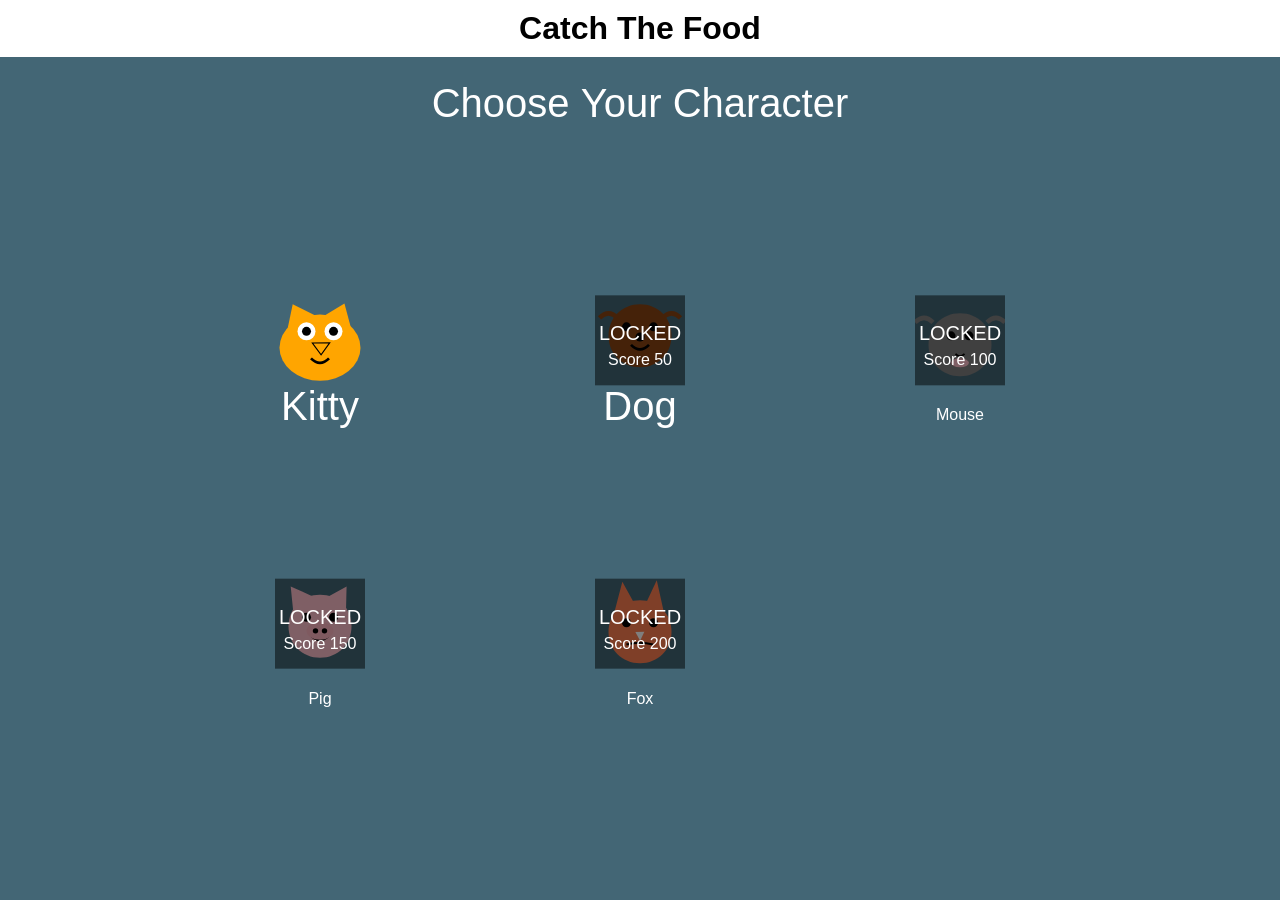
<file: index.html>
<!DOCTYPE html>
<html lang="en">
<head>
    <meta charset="UTF-8">
    <meta name="viewport" content="width=device-width, initial-scale=1.0">
    <title>Catch The Food</title>
    <style>
        body, html {
            margin: 0;
            padding: 0;
            height: 100%;
            overflow: hidden;
            font-family: Arial, Helvetica, sans-serif;
        }
        h1 {
            text-align: center;
            margin: 10px 0;
        }
        canvas {
            display: block;
            width: 100%;
            height: calc(100% - 50px); /* Adjust based on header height */
        }
        #controls {
            position: absolute;
            top: 10px;
            right: 10px;
        }
        #controls button {
            margin-left: 10px;
            padding: 5px 10px;
            font-size: 16px;
        }
    </style>
</head>
<body>
    <h1>Catch The Food</h1>
    <div id="controls" style="display: none;">
        <button id="pauseBtn">Pause</button>
        <button id="restartBtn">Restart</button>
    </div>
    <canvas id="gameCanvas"></canvas>
    <audio id="targetSound" src="target.wav"></audio>
    <audio id="splatSound" src="splat.wav"></audio>
    <script>
        // Get the canvas element
        const canvas = document.getElementById('gameCanvas');
        const ctx = canvas.getContext('2d');

        console.log('Canvas element:', canvas);
        console.log('Canvas context:', ctx);

        // Set canvas size
        function resizeCanvas() {
            canvas.width = window.innerWidth;
            canvas.height = window.innerHeight - 50; // Adjust for header
            console.log('Canvas resized:', canvas.width, 'x', canvas.height);
        }
        resizeCanvas();
        window.addEventListener('resize', resizeCanvas);

        // Load character images
        const kittyImage = new Image();
        kittyImage.src = 'kitty.svg';
        const dogImage = new Image();
        dogImage.src = 'dog.svg';
        const mouseImage = new Image();
        mouseImage.src = 'mouse.svg';
        const pigImage = new Image();
        pigImage.src = 'pig.svg';
        const foxImage = new Image();
        foxImage.src = 'fox.svg';

        let selectedCharacter = null;

        // Game state
        let gameState = {
            fallingFood: [],
            character: {
                x: canvas.width / 2 - 45, // Center horizontally
                y: canvas.height - 225,
                width: 90,
                height: 90,
                speed: 300 // pixels per second
            },
            score: 0,
            highScore: parseInt(localStorage.getItem('highScore')) || 0,
            missedFood: 0,
            isPaused: false,
            isGameOver: false,
            groundColors: [],
            targetFood: '',
            newHighScore: false,
            foodSpawnTimer: 0,
            foodSpawnInterval: 0.5, // Spawn food every 0.5 seconds
            characterSelection: true
        };

        // Initialize ground colors
        for (let i = 0; i < canvas.width; i++) {
            gameState.groundColors.push('#8B4513');
        }

        // Get control buttons
        const pauseBtn = document.getElementById('pauseBtn');
        const restartBtn = document.getElementById('restartBtn');

        // Event listeners for buttons
        pauseBtn.addEventListener('click', togglePause);
        restartBtn.addEventListener('click', restartGame);

        function togglePause() {
            gameState.isPaused = !gameState.isPaused;
            pauseBtn.textContent = gameState.isPaused ? 'Resume' : 'Pause';
        }

        function startGame(character) {
            console.log('Starting game with character:', character);
            selectedCharacter = character;
            gameState.characterSelection = false;
            document.getElementById('controls').style.display = 'block';
            restartGame(false);
            lastTime = 0; // Reset lastTime to restart the game loop properly
            console.log('Selected character after starting game:', selectedCharacter);
        }

        function restartGame(resetCharacter = true) {
            const currentHighScore = Math.max(gameState.score, gameState.highScore);
            localStorage.setItem('highScore', currentHighScore);
            
            gameState = {
                fallingFood: [],
                character: {
                    x: canvas.width / 2 - 45, // Center horizontally
                    y: canvas.height - 225,
                    width: 90,
                    height: 90,
                    speed: 300 // pixels per second
                },
                score: 0,
                highScore: currentHighScore,
                missedFood: 0,
                isPaused: false,
                isGameOver: false,
                groundColors: [],
                targetFood: foodTypes[Math.floor(Math.random() * foodTypes.length)],
                newHighScore: false,
                foodSpawnTimer: 0,
                foodSpawnInterval: 0.5, // Spawn food every 0.5 seconds
                characterSelection: resetCharacter
            };
            pauseBtn.textContent = 'Pause';
            // Reinitialize ground colors
            for (let i = 0; i < canvas.width; i++) {
                gameState.groundColors.push('#8B4513');
            }
            if (resetCharacter) {
                selectedCharacter = null;
                document.getElementById('controls').style.display = 'none';
            } else {
                document.getElementById('controls').style.display = 'block';
            }
        }

        // Function to handle character selection
        function handleCharacterSelection(x, y) {
            if (gameState.characterSelection) {
                const characterSize = 90;
                const rows = 2;
                const cols = 3;

                for (let i = 0; i < rows; i++) {
                    for (let j = 0; j < cols; j++) {
                        const index = i * cols + j;
                        if (index < characters.length) {
                            const centerX = (j + 1) * canvas.width / (cols + 1);
                            const centerY = (i + 1) * canvas.height / (rows + 1);

                            if (x > centerX - characterSize / 2 && x < centerX + characterSize / 2 &&
                                y > centerY - characterSize / 2 && y < centerY + characterSize / 2) {
                                if (gameState.highScore >= characters[index].unlockScore) {
                                    startGame(characters[index].name.toLowerCase());
                                    return;
                                } else {
                                    console.log(`Character ${characters[index].name} is locked. Reach score ${characters[index].unlockScore} to unlock.`);
                                }
                            }
                        }
                    }
                }
            }
        }

        // Add event listener for character selection (mouse click)
        canvas.addEventListener('click', (e) => {
            const rect = canvas.getBoundingClientRect();
            const x = e.clientX - rect.left;
            const y = e.clientY - rect.top;
            handleCharacterSelection(x, y);
        });

        // Add event listener for character selection (touch)
        canvas.addEventListener('touchstart', (e) => {
            e.preventDefault();
            const rect = canvas.getBoundingClientRect();
            const touch = e.touches[0];
            const x = touch.clientX - rect.left;
            const y = touch.clientY - rect.top;
            handleCharacterSelection(x, y);
        }, { passive: false });

        const foodTypes = ['corn', 'tomato', 'carrot', 'lettuce'];
        const foodImages = {};
        const foodColors = {
            'corn': '#FFD700',
            'tomato': '#FF6347',
            'carrot': '#FFA500',
            'lettuce': '#90EE90'
        };

        // Load food SVGs
        foodTypes.forEach(type => {
            foodImages[type] = new Image();
            foodImages[type].src = `${type}.svg`;
        });

        function createFallingFood() {
            const type = foodTypes[Math.floor(Math.random() * foodTypes.length)];
            return {
                type: type,
                x: Math.random() * (canvas.width - 40),
                y: -50,
                width: 40,
                height: 40,
                speed: 120 + Math.random() * 120 // 120-240 pixels per second
            };
        }

        // Keyboard state
        let keys = {};

        // Event listeners for keyboard input
        window.addEventListener('keydown', (e) => {
            keys[e.code] = true;
        });
        window.addEventListener('keyup', (e) => {
            keys[e.code] = false;
        });

        // Touch controls
        canvas.addEventListener('touchstart', (e) => {
            e.preventDefault();
            e.stopPropagation();
            const touch = e.touches[0];
            const canvasRect = canvas.getBoundingClientRect();
            const canvasCenterX = canvasRect.left + canvasRect.width / 2;

            if (touch.clientX < canvasCenterX) {
                keys['ArrowLeft'] = true;
                keys['ArrowRight'] = false;
            } else {
                keys['ArrowLeft'] = false;
                keys['ArrowRight'] = true;
            }
        }, { passive: false });

        canvas.addEventListener('touchend', (e) => {
            e.preventDefault();
            e.stopPropagation();
            keys['ArrowLeft'] = false;
            keys['ArrowRight'] = false;
        }, { passive: false });

        let lastTime = 0;
        const fixedDeltaTime = 1000 / 60; // 60 FPS
        let accumulator = 0;

        const characters = [
            { name: 'Kitty', image: kittyImage, unlockScore: 0 },
            { name: 'Dog', image: dogImage, unlockScore: 50 },
            { name: 'Mouse', image: mouseImage, unlockScore: 100 },
            { name: 'Pig', image: pigImage, unlockScore: 150 },
            { name: 'Fox', image: foxImage, unlockScore: 200 }
        ];

        function gameLoop(currentTime) {
            if (lastTime === 0) {
                lastTime = currentTime;
            }

            const deltaTime = currentTime - lastTime;
            lastTime = currentTime;

            // Clear the canvas
            ctx.clearRect(0, 0, canvas.width, canvas.height);

            // Draw game objects
            draw();

            if (!gameState.characterSelection) {
                accumulator += deltaTime;

                while (accumulator >= fixedDeltaTime) {
                    if (!gameState.isPaused && !gameState.isGameOver) {
                        update(fixedDeltaTime / 1000); // Convert to seconds
                    }
                    accumulator -= fixedDeltaTime;
                }
            }

            requestAnimationFrame(gameLoop);
        }

        // Start the game loop when the page loads
        window.addEventListener('load', () => {
            console.log('Page loaded, starting game loop');
            requestAnimationFrame(gameLoop);
        });

        function update(dt) {
            // Move character based on keyboard input
            if (keys['ArrowLeft'] && gameState.character.x > 0) {
                gameState.character.x -= gameState.character.speed * dt;
            }
            if (keys['ArrowRight'] && gameState.character.x < canvas.width - gameState.character.width) {
                gameState.character.x += gameState.character.speed * dt;
            }

            // Add new falling food
            gameState.foodSpawnTimer += dt;
            if (gameState.foodSpawnTimer >= gameState.foodSpawnInterval) {
                gameState.fallingFood.push(createFallingFood());
                gameState.foodSpawnTimer = 0;
            }

            // Update falling food
            gameState.fallingFood.forEach((food, index) => {
                food.y += food.speed * dt;

                // Check for collision with character
                if (food.y + food.height > gameState.character.y &&
                    food.y < gameState.character.y + gameState.character.height &&
                    food.x + food.width > gameState.character.x &&
                    food.x < gameState.character.x + gameState.character.width) {
                    if (food.type === gameState.targetFood) {
                        gameState.score += 10;
                        // Play sound when target food is caught
                        document.getElementById('targetSound').play();
                        // Change target food after successful catch
                        gameState.targetFood = foodTypes[Math.floor(Math.random() * foodTypes.length)];
                    }
                    gameState.fallingFood.splice(index, 1);
                }

                // Squish food if it reaches the ground
                if (food.y + food.height >= canvas.height - 100) {
                    food.height = Math.max(5, food.height - food.speed * dt);
                    food.width = Math.min(60, food.width + food.speed * dt);
                    food.y = canvas.height - 100 - food.height;

                    // Change ground color
                    const groundX = Math.floor(food.x + food.width / 2);
                    const colorWidth = Math.floor(food.width / 2);
                    for (let i = Math.max(0, groundX - colorWidth); i < Math.min(canvas.width, groundX + colorWidth); i++) {
                        gameState.groundColors[i] = foodColors[food.type];
                    }

                    // Remove food if it's fully squished
                    if (food.height <= 5) {
                        gameState.fallingFood.splice(index, 1);
                        // Play splat sound when food hits the ground
                        document.getElementById('splatSound').play();
                        if (food.type === gameState.targetFood) {
                            gameState.missedFood++;
                            
                            if (gameState.missedFood >= 10) {
                                gameState.isGameOver = true;
                                if (gameState.score > gameState.highScore) {
                                    gameState.highScore = gameState.score;
                                    localStorage.setItem('highScore', gameState.highScore);
                                    gameState.newHighScore = true;
                                }
                            }
                        }
                    }
                }
            });
        }

        function drawCharacter() {
            let characterImage;
            switch (selectedCharacter) {
                case 'kitty':
                    characterImage = kittyImage;
                    break;
                case 'dog':
                    characterImage = dogImage;
                    break;
                case 'mouse':
                    characterImage = mouseImage;
                    break;
                case 'pig':
                    characterImage = pigImage;
                    break;
                case 'fox':
                    characterImage = foxImage;
                    break;
                default:
                    console.log('Invalid character:', selectedCharacter);
                    return;
            }
            if (characterImage.complete) {
                ctx.drawImage(characterImage, gameState.character.x, gameState.character.y, gameState.character.width, gameState.character.height);
            } else {
                console.log('Character image not loaded:', selectedCharacter);
            }
        }

        function draw() {
            // Draw sky
            ctx.fillStyle = '#87CEEB';
            ctx.fillRect(0, 0, canvas.width, canvas.height);

            if (gameState.characterSelection) {
                // Draw character selection screen
                ctx.fillStyle = 'rgba(0, 0, 0, 0.5)';
                ctx.fillRect(0, 0, canvas.width, canvas.height);
                ctx.fillStyle = 'white';
                ctx.font = '40px Arial';
                ctx.textAlign = 'center';
                ctx.fillText('Choose Your Character', canvas.width / 2, 60);

                const rows = 2;
                const cols = 3;

                for (let i = 0; i < rows; i++) {
                    for (let j = 0; j < cols; j++) {
                        const index = i * cols + j;
                        if (index < characters.length) {
                            const centerX = (j + 1) * canvas.width / (cols + 1);
                            const centerY = (i + 1) * canvas.height / (rows + 1);

                            ctx.drawImage(characters[index].image, centerX - 45, centerY - 45, 90, 90);
                            ctx.fillText(characters[index].name, centerX, centerY + 80);

                            if (gameState.highScore < characters[index].unlockScore) {
                                ctx.fillStyle = 'rgba(0, 0, 0, 0.5)';
                                ctx.fillRect(centerX - 45, centerY - 45, 90, 90);
                                ctx.fillStyle = 'white';
                                ctx.font = '20px Arial';
                                ctx.fillText('LOCKED', centerX, centerY);
                                ctx.font = '16px Arial';
                                ctx.fillText(`Score ${characters[index].unlockScore}`, centerX, centerY + 25);
                            }
                        }
                    }
                }

                ctx.textAlign = 'left';
                return;
            }

            // Draw colored ground
            for (let i = 0; i < canvas.width; i++) {
                ctx.fillStyle = gameState.groundColors[i];
                ctx.fillRect(i, canvas.height - 100, 1, 100);
            }

            // Draw grass
            ctx.fillStyle = '#228B22';
            ctx.fillRect(0, canvas.height - 120, canvas.width, 20);

            // Draw character
            drawCharacter();

            // Draw falling food
            gameState.fallingFood.forEach(food => {
                ctx.drawImage(foodImages[food.type], food.x, food.y, food.width, food.height);
            });

            // Draw target food
            ctx.fillStyle = 'white';
            ctx.fillRect(10, 10, 60, 60);
            ctx.drawImage(foodImages[gameState.targetFood], 20, 20, 40, 40);
            ctx.fillStyle = 'black';
            ctx.font = '16px Arial';
            ctx.fillText('Target:', 10, 90);

            // Draw score and missed food count
            ctx.fillStyle = 'black';
            ctx.font = '20px Arial';
            ctx.fillText(`Score: ${gameState.score}`, 80, 30);
            ctx.fillText(`High Score: ${gameState.highScore}`, 80, 60);
            ctx.fillText(`Missed: ${gameState.missedFood}`, 80, 90);

            // Draw pause message
            if (gameState.isPaused) {
                ctx.fillStyle = 'rgba(0, 0, 0, 0.5)';
                ctx.fillRect(0, 0, canvas.width, canvas.height);
                ctx.fillStyle = 'white';
                ctx.font = '40px Arial';
                ctx.textAlign = 'center';
                ctx.fillText('PAUSED', canvas.width / 2, canvas.height / 2);
                ctx.textAlign = 'left';
            }

            // Draw game over message
            if (gameState.isGameOver) {
                ctx.fillStyle = 'rgba(0, 0, 0, 0.5)';
                ctx.fillRect(0, 0, canvas.width, canvas.height);
                ctx.fillStyle = 'white';
                ctx.font = '40px Arial';
                ctx.textAlign = 'center';
                ctx.fillText('GAME OVER', canvas.width / 2, canvas.height / 2 - 60);
                ctx.font = '30px Arial';
                ctx.fillText(`Final Score: ${gameState.score}`, canvas.width / 2, canvas.height / 2);
                if (gameState.newHighScore) {
                    ctx.fillStyle = 'yellow';
                    ctx.fillText('New High Score!', canvas.width / 2, canvas.height / 2 + 40);
                    ctx.fillStyle = 'white';
                }
                ctx.fillText(`High Score: ${gameState.highScore}`, canvas.width / 2, canvas.height / 2 + 80);
                ctx.fillText('Press Restart to play again', canvas.width / 2, canvas.height / 2 + 120);
                ctx.textAlign = 'left';
            }

            // Draw touch control indicators
            if (/Android|webOS|iPhone|iPad|iPod|BlackBerry|IEMobile|Opera Mini/i.test(navigator.userAgent)) {
                ctx.fillStyle = 'rgba(255, 255, 255, 0.3)';
                ctx.fillRect(0, canvas.height - 150, canvas.width / 2, 150);
                ctx.fillRect(canvas.width / 2, canvas.height - 150, canvas.width / 2, 150);
                
                ctx.fillStyle = 'rgba(0, 0, 0, 0.5)';
                ctx.font = '20px Arial';
                ctx.textAlign = 'center';
                ctx.fillText('←', canvas.width / 4, canvas.height - 75);
                ctx.fillText('→', 3 * canvas.width / 4, canvas.height - 75);
                ctx.textAlign = 'left';
            }
        }
    </script>
    <script>
        // Start the game loop when the page loads
        window.addEventListener('load', () => {
            console.log('Page loaded, starting game loop');
            requestAnimationFrame(gameLoop);
        });
    </script>
    <!-- Google tag (gtag.js) -->
    <script async src="https://www.googletagmanager.com/gtag/js?id=G-BMD43MJGNP"></script>
    <script>
        window.dataLayer = window.dataLayer || [];
          function gtag(){dataLayer.push(arguments);}
          gtag('js', new Date());

      gtag('config', 'G-BMD43MJGNP');
    </script>
</body>
</html>
</file>
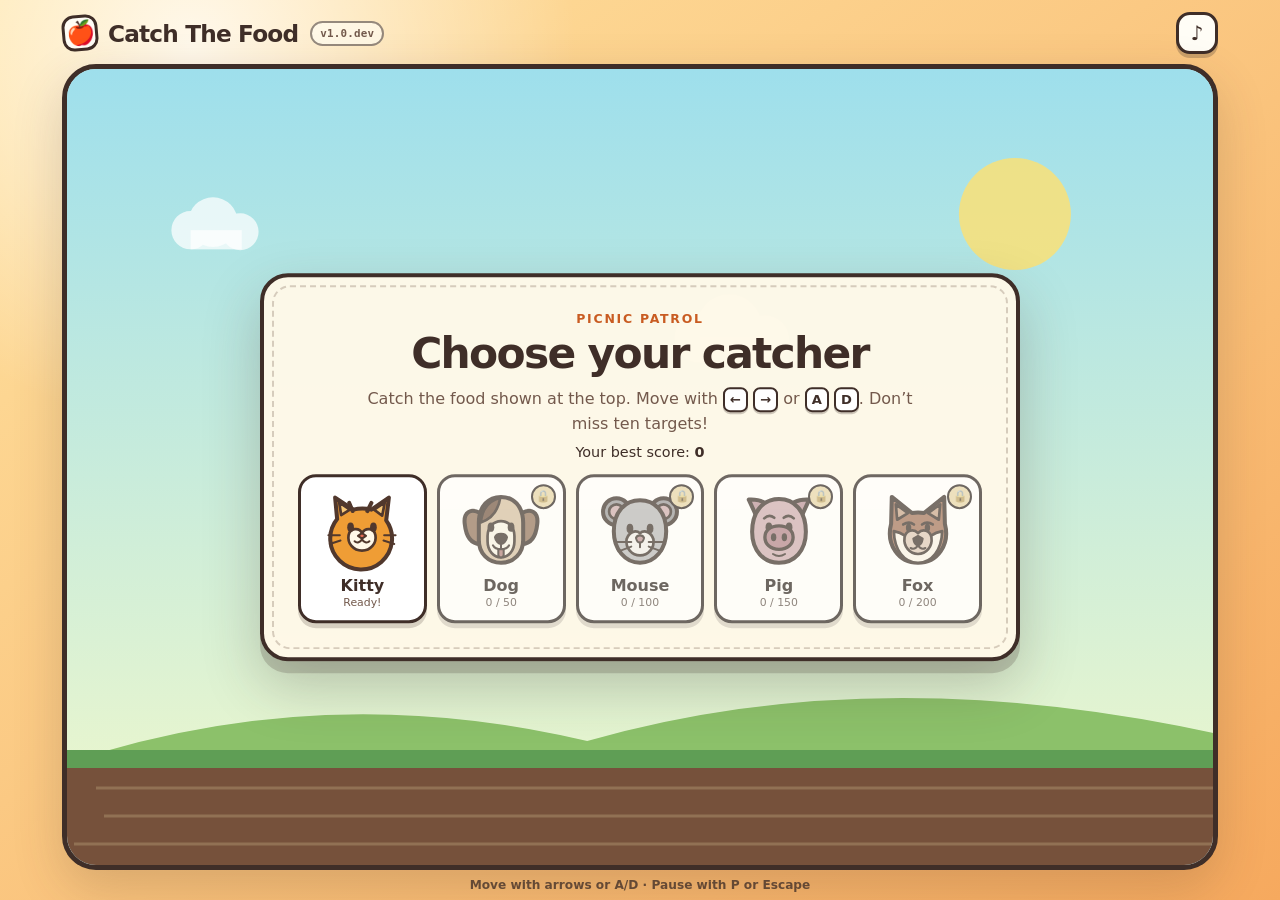
<file: catch-the-food/index.html>
<!doctype html>
<html lang="en">
<head>
    <meta charset="utf-8">
    <meta name="viewport" content="width=device-width, initial-scale=1, viewport-fit=cover">
    <meta name="theme-color" content="#f7b85b">
    <meta name="description" content="Catch the matching food, protect the picnic, and unlock a cast of hungry animal friends.">
    <title>Catch The Food</title>
    <link rel="icon" href="assets/food/tomato.svg" type="image/svg+xml">
    <link rel="stylesheet" href="styles.css">
</head>
<body>
    <main class="page-shell">
        <header class="topbar">
            <a class="brand" href="./" aria-label="Catch The Food home">
                <span class="brand-mark" aria-hidden="true">🍎</span>
                <span>Catch The Food</span>
            </a>
            <span class="version-badge" id="gameVersion" aria-label="Game version">v1.0.dev</span>
            <div class="topbar-actions">
                <button class="icon-button" id="pauseButton" type="button" aria-label="Pause game" hidden>
                    <span aria-hidden="true">Ⅱ</span>
                </button>
                <button class="icon-button" id="muteButton" type="button" aria-label="Mute sound" aria-pressed="false">
                    <span id="muteIcon" aria-hidden="true">♪</span>
                </button>
            </div>
        </header>

        <section class="game-frame" aria-label="Catch The Food game">
            <canvas id="gameCanvas" aria-hidden="true"></canvas>

            <section class="hud" id="hud" aria-label="Game status" hidden>
                <div class="score-card">
                    <span class="hud-label">Score</span>
                    <strong id="scoreValue">0</strong>
                </div>

                <div class="target-card" id="targetCard">
                    <span class="target-label">Catch</span>
                    <img id="targetImage" alt="">
                    <strong id="targetName">Food</strong>
                </div>

                <div class="score-card score-card-right">
                    <span class="hud-label">Best</span>
                    <strong id="highScoreValue">0</strong>
                </div>

                <div class="miss-meter" id="missMeter" aria-label="Ten chances remaining"></div>
            </section>

            <section class="screen-card selection-card" id="selectionScreen" aria-labelledby="selectionTitle">
                <p class="eyebrow">Picnic patrol</p>
                <h1 id="selectionTitle">Choose your catcher</h1>
                <p class="instructions">Catch the food shown at the top. Move with <kbd>←</kbd> <kbd>→</kbd> or <kbd>A</kbd> <kbd>D</kbd>. Don’t miss ten targets!</p>
                <p class="best-score">Your best score: <strong id="selectionHighScore">0</strong></p>
                <div class="character-grid" id="characterGrid"></div>
            </section>

            <section class="screen-card compact-card" id="pauseScreen" aria-labelledby="pauseTitle" hidden>
                <p class="eyebrow">Taking a breather</p>
                <h2 id="pauseTitle">Paused</h2>
                <button class="primary-button" id="resumeButton" type="button">Keep playing</button>
            </section>

            <section class="screen-card compact-card" id="gameOverScreen" aria-labelledby="gameOverTitle" hidden>
                <p class="eyebrow" id="gameOverEyebrow">Picnic complete</p>
                <h2 id="gameOverTitle">Great catching!</h2>
                <div class="final-score">
                    <span>Final score</span>
                    <strong id="finalScoreValue">0</strong>
                </div>
                <p id="gameOverMessage">Your animal friend is ready for another round.</p>
                <div class="unlocks" id="unlockMessage" hidden></div>
                <div class="button-row">
                    <button class="primary-button" id="playAgainButton" type="button">Play again</button>
                    <button class="secondary-button" id="chooseCharacterButton" type="button">Choose character</button>
                </div>
            </section>

            <div class="touch-controls" id="touchControls" aria-label="Movement controls" hidden>
                <button id="moveLeftButton" type="button" aria-label="Move left"><span aria-hidden="true">←</span></button>
                <button id="moveRightButton" type="button" aria-label="Move right"><span aria-hidden="true">→</span></button>
            </div>
        </section>

        <p class="keyboard-hint">Move with arrows or A/D · Pause with P or Escape</p>
        <p class="sr-only" id="liveStatus" aria-live="polite" aria-atomic="true"></p>
    </main>

    <script src="version.js" defer></script>
    <script src="game.js" defer></script>
</body>
</html>
</file>
<file: catch-the-food/styles.css>
:root {
    color-scheme: light;
    --ink: #3f2e28;
    --ink-soft: #73594c;
    --cream: #fff9e9;
    --paper: #fffdf6;
    --orange: #ef7f35;
    --orange-dark: #c95c22;
    --yellow: #ffd76a;
    --green: #4f9652;
    --sky: #a9e3ed;
    --shadow: 0 18px 50px rgba(79, 54, 38, 0.2);
    font-family: ui-rounded, "Arial Rounded MT Bold", "Trebuchet MS", system-ui, sans-serif;
}

* {
    box-sizing: border-box;
}

html,
body {
    min-height: 100%;
    margin: 0;
    overscroll-behavior: none;
}

body {
    min-height: 100dvh;
    overflow: hidden;
    color: var(--ink);
    background:
        radial-gradient(circle at 15% 5%, rgba(255, 255, 255, 0.8), transparent 24rem),
        linear-gradient(145deg, #ffe3a1, #f6a95e);
}

button,
a {
    -webkit-tap-highlight-color: transparent;
}

button {
    font: inherit;
}

button:focus-visible,
a:focus-visible {
    outline: 4px solid #225d7a;
    outline-offset: 3px;
}

[hidden] {
    display: none !important;
}

.page-shell {
    width: min(1180px, 100%);
    min-height: 100dvh;
    margin: 0 auto;
    padding: max(10px, env(safe-area-inset-top)) max(12px, env(safe-area-inset-right)) max(8px, env(safe-area-inset-bottom)) max(12px, env(safe-area-inset-left));
    display: grid;
    grid-template-rows: auto minmax(0, 1fr) auto;
    gap: 8px;
}

.topbar {
    min-height: 46px;
    display: flex;
    align-items: center;
    justify-content: space-between;
    gap: 12px;
}

.brand {
    display: inline-flex;
    align-items: center;
    gap: 10px;
    color: var(--ink);
    font-size: clamp(1.1rem, 3vw, 1.45rem);
    font-weight: 900;
    text-decoration: none;
    letter-spacing: -0.035em;
}

.brand-mark {
    width: 36px;
    height: 36px;
    display: grid;
    place-items: center;
    border: 3px solid var(--ink);
    border-radius: 12px;
    background: var(--paper);
    transform: rotate(-5deg);
}

.version-badge {
    margin-right: auto;
    padding: 4px 8px;
    border: 2px solid rgba(63, 46, 40, 0.55);
    border-radius: 999px;
    color: var(--ink-soft);
    background: rgba(255, 253, 246, 0.62);
    font-family: ui-monospace, "SFMono-Regular", Consolas, monospace;
    font-size: 0.68rem;
    font-weight: 800;
    letter-spacing: 0.02em;
}

.topbar-actions {
    display: flex;
    gap: 8px;
}

.icon-button {
    width: 42px;
    height: 42px;
    border: 3px solid var(--ink);
    border-radius: 14px;
    color: var(--ink);
    background: var(--paper);
    box-shadow: 0 4px 0 rgba(63, 46, 40, 0.25);
    cursor: pointer;
    font-size: 1.25rem;
    font-weight: 900;
}

.icon-button:active {
    transform: translateY(3px);
    box-shadow: 0 1px 0 rgba(63, 46, 40, 0.25);
}

.game-frame {
    position: relative;
    min-height: 0;
    overflow: hidden;
    border: 5px solid var(--ink);
    border-radius: clamp(20px, 4vw, 34px);
    background: var(--sky);
    box-shadow: var(--shadow), inset 0 0 0 3px rgba(255, 255, 255, 0.55);
    isolation: isolate;
    touch-action: manipulation;
    -webkit-touch-callout: none;
    -webkit-user-select: none;
    user-select: none;
}

.game-frame * {
    -webkit-touch-callout: none;
    -webkit-user-select: none;
    user-select: none;
}

.game-frame img {
    -webkit-user-drag: none;
    user-drag: none;
    pointer-events: none;
}

#gameCanvas {
    position: absolute;
    inset: 0;
    width: 100%;
    height: 100%;
    display: block;
    touch-action: none;
}

.hud {
    position: absolute;
    z-index: 4;
    inset: 12px 14px auto;
    display: grid;
    grid-template-columns: 1fr auto 1fr;
    align-items: start;
    gap: 12px;
    pointer-events: none;
}

.score-card {
    min-width: 92px;
    justify-self: start;
    padding: 8px 14px;
    border: 3px solid var(--ink);
    border-radius: 16px;
    background: rgba(255, 253, 246, 0.93);
    box-shadow: 0 5px 0 rgba(63, 46, 40, 0.18);
}

.score-card-right {
    justify-self: end;
    text-align: right;
}

.hud-label,
.score-card strong {
    display: block;
}

.hud-label {
    color: var(--ink-soft);
    font-size: 0.72rem;
    font-weight: 900;
    text-transform: uppercase;
    letter-spacing: 0.1em;
}

.score-card strong {
    font-size: clamp(1.35rem, 4vw, 2rem);
    line-height: 1;
}

.target-card {
    min-width: 126px;
    margin-top: -4px;
    padding: 6px 12px 8px;
    display: grid;
    grid-template-columns: 52px auto;
    grid-template-rows: auto auto;
    align-items: center;
    column-gap: 8px;
    border: 4px solid var(--ink);
    border-radius: 20px;
    background: var(--yellow);
    box-shadow: 0 7px 0 rgba(63, 46, 40, 0.22);
    transform-origin: top center;
}

.target-card.is-changing {
    animation: target-pop 360ms ease-out;
}

.target-card img {
    width: 52px;
    height: 52px;
    grid-row: 1 / 3;
    object-fit: contain;
}

.target-label {
    align-self: end;
    font-size: 0.68rem;
    font-weight: 900;
    letter-spacing: 0.12em;
    text-transform: uppercase;
}

.target-card strong {
    align-self: start;
    font-size: 1rem;
    line-height: 1;
}

.miss-meter {
    grid-column: 1 / 4;
    justify-self: center;
    display: flex;
    gap: 4px;
    padding: 5px 9px;
    border-radius: 999px;
    background: rgba(255, 253, 246, 0.9);
    box-shadow: 0 3px 0 rgba(63, 46, 40, 0.16);
}

.chance-pip {
    width: 13px;
    height: 13px;
    border: 2px solid var(--ink);
    border-radius: 50% 50% 45% 55%;
    background: #ef6a56;
    transform: rotate(-8deg);
    transition: opacity 180ms, transform 180ms, background-color 180ms;
}

.chance-pip.is-spent {
    opacity: 0.28;
    background: #9e887b;
    transform: rotate(10deg) scale(0.72);
}

.screen-card {
    position: absolute;
    z-index: 7;
    top: 50%;
    left: 50%;
    width: min(760px, calc(100% - 28px));
    max-height: calc(100% - 24px);
    overflow: auto;
    padding: clamp(18px, 4vw, 34px);
    border: 4px solid var(--ink);
    border-radius: 28px;
    color: var(--ink);
    background: rgba(255, 249, 233, 0.96);
    box-shadow: 0 12px 0 rgba(63, 46, 40, 0.2), 0 24px 55px rgba(63, 46, 40, 0.25);
    text-align: center;
    transform: translate(-50%, -50%);
}

.screen-card::before {
    content: "";
    position: absolute;
    inset: 8px;
    z-index: -1;
    border: 2px dashed rgba(115, 89, 76, 0.28);
    border-radius: 18px;
    pointer-events: none;
}

.screen-card h1,
.screen-card h2 {
    margin: 0;
    font-size: clamp(1.7rem, 5vw, 2.65rem);
    line-height: 1;
    letter-spacing: -0.04em;
}

.eyebrow {
    margin: 0 0 7px;
    color: var(--orange-dark);
    font-size: 0.78rem;
    font-weight: 900;
    letter-spacing: 0.14em;
    text-transform: uppercase;
}

.instructions {
    max-width: 570px;
    margin: 12px auto 8px;
    color: var(--ink-soft);
    line-height: 1.45;
}

kbd {
    display: inline-grid;
    min-width: 24px;
    min-height: 24px;
    place-items: center;
    padding: 1px 5px;
    border: 2px solid var(--ink);
    border-radius: 7px;
    color: var(--ink);
    background: white;
    box-shadow: 0 2px 0 rgba(63, 46, 40, 0.25);
    font: inherit;
    font-size: 0.82em;
    font-weight: 900;
}

.best-score {
    margin: 8px 0 14px;
    font-size: 0.9rem;
}

.character-grid {
    display: grid;
    grid-template-columns: repeat(5, minmax(96px, 1fr));
    gap: 10px;
}

.character-card {
    position: relative;
    min-width: 0;
    padding: 9px 6px 10px;
    border: 3px solid var(--ink);
    border-radius: 18px;
    color: var(--ink);
    background: white;
    box-shadow: 0 5px 0 rgba(63, 46, 40, 0.2);
    cursor: pointer;
    transition: transform 140ms, box-shadow 140ms, background-color 140ms;
}

.character-card:not(:disabled):hover {
    transform: translateY(-4px) rotate(-1deg);
    box-shadow: 0 9px 0 rgba(63, 46, 40, 0.18);
    background: #fff2c8;
}

.character-card:active:not(:disabled) {
    transform: translateY(3px);
    box-shadow: 0 2px 0 rgba(63, 46, 40, 0.2);
}

.character-card:disabled {
    cursor: not-allowed;
    filter: saturate(0.4);
    opacity: 0.72;
}

.character-card img {
    width: min(86px, 100%);
    aspect-ratio: 1;
    object-fit: contain;
}

.character-name,
.character-progress {
    display: block;
}

.character-name {
    font-weight: 900;
}

.character-progress {
    min-height: 1.2em;
    margin-top: 2px;
    color: var(--ink-soft);
    font-size: 0.68rem;
    line-height: 1.15;
}

.lock-badge {
    position: absolute;
    top: 7px;
    right: 7px;
    width: 25px;
    height: 25px;
    display: grid;
    place-items: center;
    border: 2px solid var(--ink);
    border-radius: 50%;
    background: var(--yellow);
    font-size: 0.72rem;
}

.compact-card {
    width: min(430px, calc(100% - 28px));
}

.compact-card > p:not(.eyebrow) {
    color: var(--ink-soft);
    line-height: 1.45;
}

.final-score {
    width: 150px;
    margin: 18px auto 10px;
    padding: 10px 16px;
    border: 3px solid var(--ink);
    border-radius: 18px;
    background: var(--yellow);
}

.final-score span,
.final-score strong {
    display: block;
}

.final-score span {
    font-size: 0.72rem;
    font-weight: 900;
    letter-spacing: 0.1em;
    text-transform: uppercase;
}

.final-score strong {
    font-size: 2.2rem;
    line-height: 1;
}

.unlocks {
    margin: 12px 0;
    padding: 10px;
    border: 2px dashed var(--orange-dark);
    border-radius: 14px;
    color: var(--orange-dark);
    background: #fff0c4;
    font-weight: 900;
}

.button-row {
    display: flex;
    justify-content: center;
    flex-wrap: wrap;
    gap: 10px;
    margin-top: 16px;
}

.primary-button,
.secondary-button {
    min-height: 46px;
    padding: 10px 18px;
    border: 3px solid var(--ink);
    border-radius: 14px;
    color: var(--ink);
    box-shadow: 0 5px 0 rgba(63, 46, 40, 0.23);
    cursor: pointer;
    font-weight: 900;
}

.primary-button {
    background: var(--orange);
}

.secondary-button {
    background: white;
}

.primary-button:active,
.secondary-button:active {
    transform: translateY(3px);
    box-shadow: 0 2px 0 rgba(63, 46, 40, 0.23);
}

.touch-controls {
    position: absolute;
    z-index: 5;
    right: 14px;
    bottom: max(14px, env(safe-area-inset-bottom));
    left: 14px;
    display: flex;
    justify-content: space-between;
    pointer-events: none;
}

.touch-controls button {
    width: clamp(68px, 20vw, 94px);
    height: clamp(58px, 16vw, 76px);
    border: 4px solid var(--ink);
    border-radius: 24px;
    color: var(--ink);
    background: rgba(255, 253, 246, 0.82);
    box-shadow: 0 6px 0 rgba(63, 46, 40, 0.25);
    pointer-events: auto;
    touch-action: none;
    user-select: none;
    font-size: 2rem;
    font-weight: 900;
}

.touch-controls button.is-pressed {
    transform: translateY(4px) scale(0.98);
    box-shadow: 0 2px 0 rgba(63, 46, 40, 0.25);
    background: var(--yellow);
}

.keyboard-hint {
    margin: 0;
    color: rgba(63, 46, 40, 0.78);
    font-size: 0.76rem;
    font-weight: 800;
    text-align: center;
}

.sr-only {
    position: absolute;
    width: 1px;
    height: 1px;
    padding: 0;
    margin: -1px;
    overflow: hidden;
    clip: rect(0, 0, 0, 0);
    white-space: nowrap;
    border: 0;
}

@keyframes target-pop {
    0% { transform: scale(1); }
    45% { transform: scale(1.16) rotate(2deg); }
    100% { transform: scale(1); }
}

@media (pointer: fine) {
    .touch-controls {
        display: none !important;
    }
}

@media (max-width: 720px) {
    .page-shell {
        padding-top: max(6px, env(safe-area-inset-top));
        gap: 5px;
    }

    .topbar {
        min-height: 40px;
    }

    .brand-mark {
        width: 32px;
        height: 32px;
    }

    .version-badge {
        padding: 3px 6px;
        font-size: 0.6rem;
    }

    .icon-button {
        width: 38px;
        height: 38px;
        border-radius: 12px;
    }

    .game-frame {
        border-width: 4px;
        border-radius: 22px;
    }

    .hud {
        inset: 8px 8px auto;
        gap: 6px;
    }

    .score-card {
        min-width: 67px;
        padding: 6px 8px;
        border-width: 2px;
        border-radius: 12px;
    }

    .target-card {
        min-width: 106px;
        grid-template-columns: 42px auto;
        padding: 4px 8px 6px;
        border-width: 3px;
        border-radius: 16px;
    }

    .target-card img {
        width: 42px;
        height: 42px;
    }

    .target-card strong {
        font-size: 0.82rem;
    }

    .miss-meter {
        gap: 3px;
        padding: 4px 7px;
    }

    .chance-pip {
        width: 11px;
        height: 11px;
    }

    .character-grid {
        grid-template-columns: repeat(3, minmax(82px, 1fr));
    }

    .selection-card {
        padding: 17px 14px;
    }

    .character-card {
        padding: 5px 5px 7px;
    }

    .character-card img {
        width: min(64px, 100%);
    }

    .keyboard-hint {
        display: none;
    }
}

@media (max-height: 620px) and (orientation: landscape) {
    .topbar {
        min-height: 34px;
    }

    .brand-mark {
        width: 30px;
        height: 30px;
    }

    .screen-card {
        width: min(820px, calc(100% - 20px));
        padding: 12px 18px;
    }

    .screen-card h1,
    .screen-card h2 {
        font-size: 1.55rem;
    }

    .instructions {
        margin: 6px auto 4px;
        font-size: 0.82rem;
    }

    .best-score {
        margin: 4px 0 7px;
    }

    .character-grid {
        grid-template-columns: repeat(5, minmax(80px, 1fr));
    }

    .character-card img {
        width: 55px;
    }

    .character-progress {
        display: none;
    }

    .touch-controls button {
        width: 72px;
        height: 54px;
    }
}

@media (prefers-reduced-motion: reduce) {
    *,
    *::before,
    *::after {
        scroll-behavior: auto !important;
        animation-duration: 0.01ms !important;
        animation-iteration-count: 1 !important;
        transition-duration: 0.01ms !important;
    }
}
</file>
